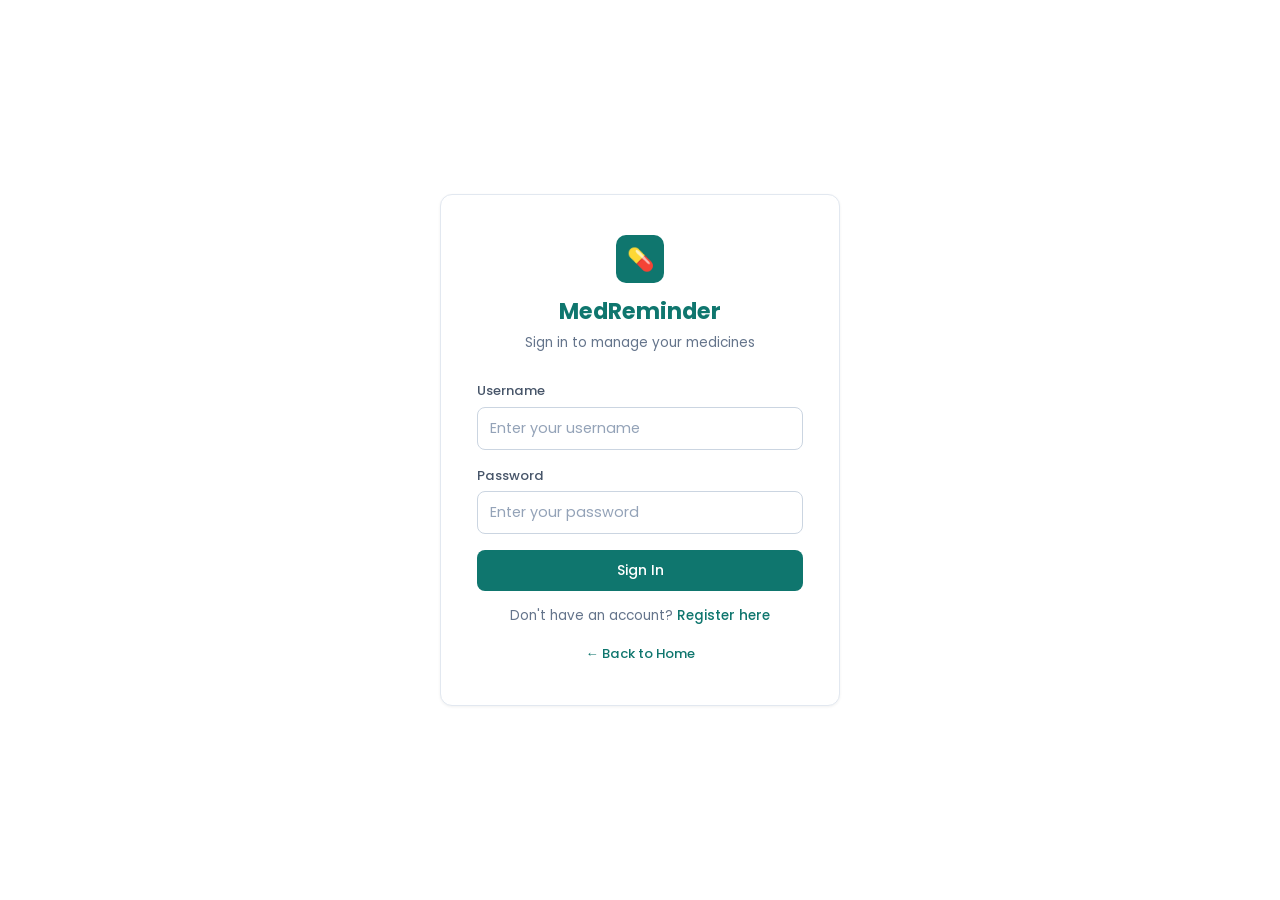
<file: Medicine Reminder System/src/main/webapp/login.html>
<!DOCTYPE html>
<html lang="en">
<head>
  <meta charset="UTF-8">
  <meta name="viewport" content="width=device-width, initial-scale=1.0">
  <meta name="description" content="Login to MedReminder">
  <title>Login - MedReminder</title>
  <link rel="stylesheet" href="css/style.css">
</head>
<body style="background: #ffffff;">
  <div class="login-container">
    <div class="login-card">
      <div class="logo">
        <div class="logo-icon">💊</div>
        <h1>MedReminder</h1>
        <p>Sign in to manage your medicines</p>
      </div>

      <form id="loginForm">
        <div class="form-group">
          <label for="username">Username</label>
          <input type="text" id="username" placeholder="Enter your username" required autocomplete="username">
        </div>
        <div class="form-group">
          <label for="password">Password</label>
          <input type="password" id="password" placeholder="Enter your password" required autocomplete="current-password">
        </div>
        <div id="errorMsg" class="error-msg">Invalid username or password</div>
        <button type="submit" class="btn btn-primary btn-full" id="loginBtn">Sign In</button>
      </form>


      <div style="text-align: center; margin-top: 15px;">
        <p style="font-size: 0.85rem; color: var(--gray-500);">Don't have an account? <a href="register.html" style="color: var(--primary); font-weight: 500;">Register here</a></p>
      </div>

      <div style="text-align: center; margin-top: 14px;">
        <a href="index.html" style="color: #0f766e; font-size: 0.82rem; font-weight: 500;">← Back to Home</a>
      </div>
    </div>
  </div>

  <script src="js/auth.js"></script>
  <script>
    redirectIfLoggedIn();

    document.getElementById('loginForm').addEventListener('submit', async function(e) {
      e.preventDefault();
      const username = document.getElementById('username').value.trim();
      const password = document.getElementById('password').value;
      const errorEl = document.getElementById('errorMsg');

      const result = await login(username, password);
      if (result.success) {
        window.location.href = 'dashboard.html';
      } else {
        errorEl.textContent = result.message;
        errorEl.classList.add('show');
      }
    });
  </script>
</body>
</html>
</file>
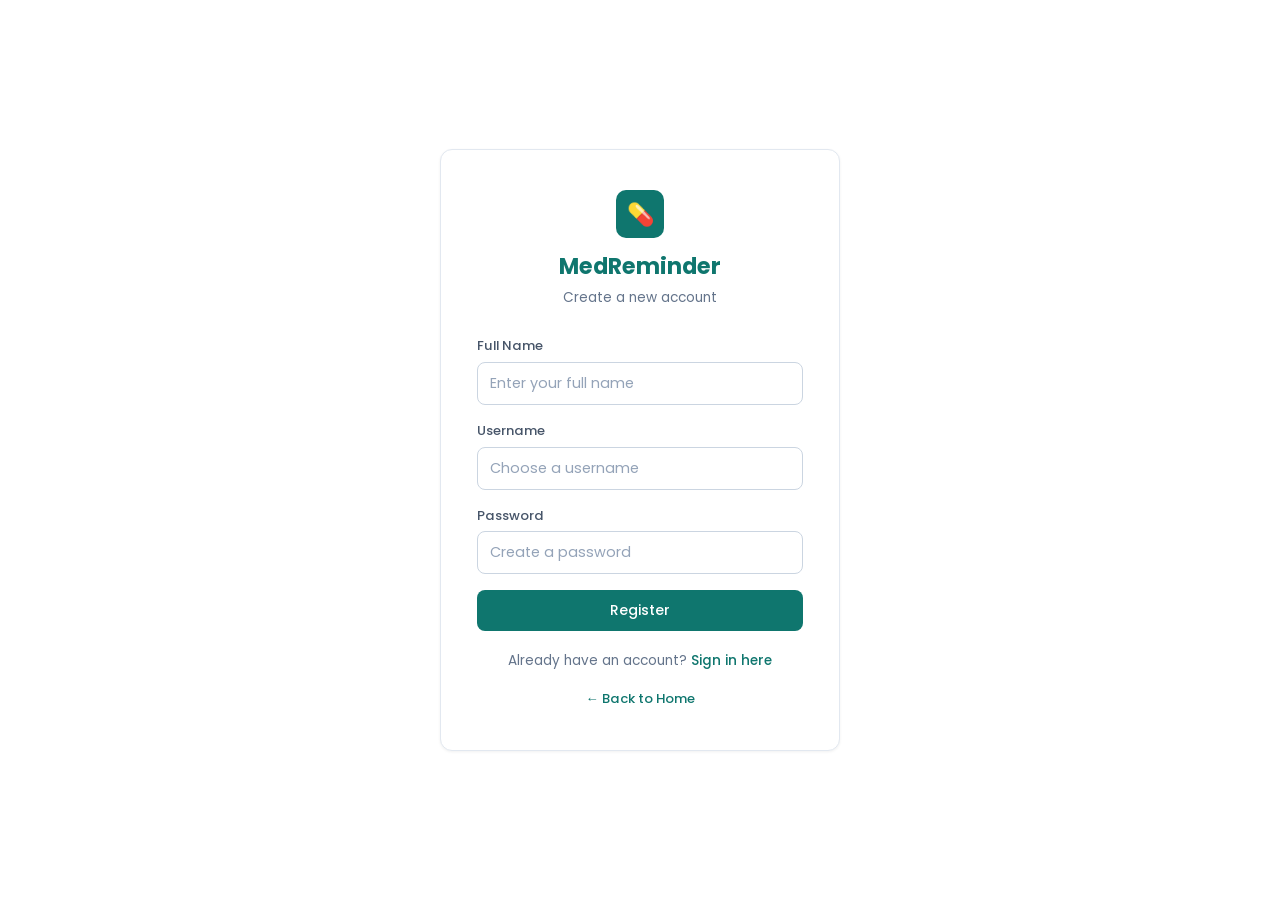
<file: Medicine Reminder System/src/main/webapp/register.html>
<!DOCTYPE html>
<html lang="en">
<head>
  <meta charset="UTF-8">
  <meta name="viewport" content="width=device-width, initial-scale=1.0">
  <meta name="description" content="Register to MedReminder">
  <title>Register - MedReminder</title>
  <link rel="stylesheet" href="css/style.css">
</head>
<body style="background: #ffffff;">
  <div class="login-container">
    <div class="login-card">
      <div class="logo">
        <div class="logo-icon">💊</div>
        <h1>MedReminder</h1>
        <p>Create a new account</p>
      </div>

      <form id="registerForm">
        <div class="form-group">
          <label for="name">Full Name</label>
          <input type="text" id="name" placeholder="Enter your full name" required autocomplete="name">
        </div>
        <div class="form-group">
          <label for="username">Username</label>
          <input type="text" id="username" placeholder="Choose a username" required autocomplete="username">
        </div>
        <div class="form-group">
          <label for="password">Password</label>
          <input type="password" id="password" placeholder="Create a password" required autocomplete="new-password">
        </div>
        <div id="errorMsg" class="error-msg">Registration failed</div>
        <button type="submit" class="btn btn-primary btn-full" id="registerBtn">Register</button>
      </form>

      <div style="text-align: center; margin-top: 20px;">
        <p style="font-size: 0.85rem; color: var(--gray-500);">Already have an account? <a href="login.html" style="color: var(--primary); font-weight: 500;">Sign in here</a></p>
      </div>
      
      <div style="text-align: center; margin-top: 14px;">
        <a href="index.html" style="color: #0f766e; font-size: 0.82rem; font-weight: 500;">← Back to Home</a>
      </div>
    </div>
  </div>

  <script src="js/auth.js"></script>
  <script>
    redirectIfLoggedIn();

    document.getElementById('registerForm').addEventListener('submit', async function(e) {
      e.preventDefault();
      const name = document.getElementById('name').value.trim();
      const username = document.getElementById('username').value.trim();
      const password = document.getElementById('password').value;
      const errorEl = document.getElementById('errorMsg');
      
      const btn = document.getElementById('registerBtn');
      btn.disabled = true;
      btn.textContent = 'Registering...';

      const result = await register(username, name, password);
      if (result.success) {
        window.location.href = 'login.html';
      } else {
        errorEl.textContent = result.message;
        errorEl.classList.add('show');
        btn.disabled = false;
        btn.textContent = 'Register';
      }
    });
  </script>
</body>
</html>
</file>
<file: Medicine Reminder System/src/main/webapp/css/style.css>
/* ===== Google Fonts ===== */
@import url('https://fonts.googleapis.com/css2?family=Poppins:wght@400;500;600;700&display=swap');

/* ===== CSS Variables ===== */
:root {
  --primary: #0f766e;
  --primary-light: #14b8a6;
  --primary-bg: #f0fdfa;
  --primary-border: #ccfbf1;
  --white: #ffffff;
  --gray-50: #f8fafc;
  --gray-100: #f1f5f9;
  --gray-200: #e2e8f0;
  --gray-300: #cbd5e1;
  --gray-400: #94a3b8;
  --gray-500: #64748b;
  --gray-600: #475569;
  --gray-700: #334155;
  --gray-800: #1e293b;
  --gray-900: #0f172a;
  --green-500: #22c55e;
  --green-50: #f0fdf4;
  --red-500: #ef4444;
  --red-50: #fef2f2;
  --orange-500: #f59e0b;
  --orange-50: #fffbeb;
  --sidebar-width: 240px;
}

/* ===== Reset ===== */
*, *::before, *::after {
  margin: 0;
  padding: 0;
  box-sizing: border-box;
}

body {
  font-family: 'Poppins', sans-serif;
  background: var(--gray-50);
  color: var(--gray-700);
  min-height: 100vh;
  line-height: 1.5;
}

a { text-decoration: none; color: inherit; }
ul, ol { list-style: none; }
button { cursor: pointer; border: none; outline: none; font-family: inherit; }
input, select, textarea { font-family: inherit; outline: none; border: none; }

/* ===== Login Page ===== */
.login-container {
  display: flex;
  justify-content: center;
  align-items: center;
  min-height: 100vh;
  padding: 20px;
  background: var(--white);
}

.login-card {
  background: var(--white);
  border: 1px solid var(--gray-200);
  border-radius: 12px;
  padding: 40px 36px;
  width: 100%;
  max-width: 400px;
  box-shadow: 0 1px 3px rgba(0,0,0,0.06);
}

.login-card .logo {
  text-align: center;
  margin-bottom: 28px;
}

.login-card .logo .logo-icon {
  width: 48px;
  height: 48px;
  background: var(--primary);
  border-radius: 10px;
  display: inline-flex;
  align-items: center;
  justify-content: center;
  font-size: 22px;
  margin-bottom: 12px;
  color: white;
}

.login-card .logo h1 {
  font-size: 1.4rem;
  font-weight: 700;
  color: var(--primary);
}

.login-card .logo p {
  color: var(--gray-500);
  font-size: 0.85rem;
  margin-top: 4px;
}

/* ===== Form ===== */
.form-group {
  margin-bottom: 16px;
}

.form-group label {
  display: block;
  margin-bottom: 6px;
  font-size: 0.82rem;
  font-weight: 500;
  color: var(--gray-600);
}

.form-group input,
.form-group select,
.form-group textarea {
  width: 100%;
  padding: 10px 12px;
  background: var(--white);
  border: 1px solid var(--gray-300);
  border-radius: 8px;
  color: var(--gray-800);
  font-size: 0.9rem;
  transition: border-color 0.2s;
}

.form-group input:focus,
.form-group select:focus,
.form-group textarea:focus {
  border-color: var(--primary);
  box-shadow: 0 0 0 3px rgba(15,118,110,0.08);
}

.form-group input::placeholder {
  color: var(--gray-400);
}

.form-group select option {
  background: var(--white);
}

/* ===== Buttons ===== */
.btn {
  display: inline-flex;
  align-items: center;
  justify-content: center;
  gap: 6px;
  padding: 10px 20px;
  border-radius: 8px;
  font-size: 0.875rem;
  font-weight: 500;
  transition: all 0.2s;
  border: none;
}

.btn-primary {
  background: var(--primary);
  color: white;
}
.btn-primary:hover {
  background: #0d6b63;
}

.btn-secondary {
  background: var(--white);
  color: var(--gray-700);
  border: 1px solid var(--gray-300);
}
.btn-secondary:hover {
  background: var(--gray-50);
}

.btn-success {
  background: var(--green-500);
  color: white;
}
.btn-success:hover { opacity: 0.9; }

.btn-danger {
  background: var(--red-500);
  color: white;
}
.btn-danger:hover { opacity: 0.9; }

.btn-warning {
  background: var(--orange-500);
  color: white;
}

.btn-full { width: 100%; }

.btn-sm {
  padding: 6px 12px;
  font-size: 0.78rem;
}

.error-msg {
  color: var(--red-500);
  font-size: 0.82rem;
  margin-top: 8px;
  display: none;
}
.error-msg.show { display: block; }

.demo-info {
  text-align: center;
  margin-top: 20px;
  padding: 12px;
  background: var(--primary-bg);
  border-radius: 8px;
  border: 1px solid var(--primary-border);
}
.demo-info p {
  font-size: 0.78rem;
  color: var(--gray-600);
}
.demo-info strong {
  color: var(--primary);
}

/* ===== Sidebar ===== */
.sidebar {
  position: fixed;
  top: 0;
  left: 0;
  width: var(--sidebar-width);
  height: 100vh;
  background: var(--white);
  border-right: 1px solid var(--gray-200);
  z-index: 100;
  display: flex;
  flex-direction: column;
}

.sidebar-header {
  padding: 20px 16px;
  border-bottom: 1px solid var(--gray-200);
  display: flex;
  align-items: center;
  gap: 10px;
}

.sidebar-header .s-logo {
  width: 32px;
  height: 32px;
  background: var(--primary);
  border-radius: 8px;
  display: flex;
  align-items: center;
  justify-content: center;
  font-size: 14px;
  color: white;
}

.sidebar-header h2 {
  font-size: 0.95rem;
  font-weight: 700;
  color: var(--primary);
}

.sidebar-nav {
  flex: 1;
  padding: 12px 8px;
}

.sidebar-nav .nav-label {
  font-size: 0.65rem;
  text-transform: uppercase;
  letter-spacing: 1px;
  color: var(--gray-400);
  padding: 10px 12px 6px;
  font-weight: 600;
}

.sidebar-nav a {
  display: flex;
  align-items: center;
  gap: 10px;
  padding: 10px 14px;
  border-radius: 8px;
  color: var(--gray-600);
  font-size: 0.85rem;
  font-weight: 500;
  transition: all 0.15s;
  margin-bottom: 2px;
}

.sidebar-nav a:hover {
  background: var(--gray-50);
  color: var(--gray-800);
}

.sidebar-nav a.active {
  background: var(--primary-bg);
  color: var(--primary);
  font-weight: 600;
}

.sidebar-nav a .nav-icon {
  font-size: 1rem;
  width: 20px;
  text-align: center;
}

.sidebar-footer {
  padding: 12px 8px;
  border-top: 1px solid var(--gray-200);
}

.sidebar-footer .user-card {
  display: flex;
  align-items: center;
  gap: 10px;
  padding: 10px;
  border-radius: 8px;
}

.sidebar-footer .user-avatar {
  width: 32px;
  height: 32px;
  background: var(--primary);
  border-radius: 50%;
  display: flex;
  align-items: center;
  justify-content: center;
  font-weight: 600;
  font-size: 0.8rem;
  color: white;
}

.sidebar-footer .user-info { flex: 1; }
.sidebar-footer .user-info .name { font-size: 0.82rem; font-weight: 600; color: var(--gray-800); }
.sidebar-footer .user-info .role { font-size: 0.68rem; color: var(--gray-400); }

.sidebar-footer .logout-btn {
  background: none;
  border: none;
  color: var(--gray-400);
  cursor: pointer;
  font-size: 1rem;
  padding: 4px;
  transition: all 0.15s;
}
.sidebar-footer .logout-btn:hover { color: var(--red-500); }

/* ===== Main Content ===== */
.main-content {
  margin-left: var(--sidebar-width);
  padding: 28px;
  min-height: 100vh;
  background: var(--gray-50);
}

.page-header {
  margin-bottom: 24px;
}
.page-header h1 {
  font-size: 1.4rem;
  font-weight: 700;
  color: var(--gray-900);
}
.page-header p {
  color: var(--gray-500);
  font-size: 0.85rem;
  margin-top: 2px;
}

/* ===== Stats Cards ===== */
.stats-grid {
  display: grid;
  grid-template-columns: repeat(auto-fit, minmax(200px, 1fr));
  gap: 16px;
  margin-bottom: 24px;
}

.stat-card {
  background: var(--white);
  border: 1px solid var(--gray-200);
  border-radius: 10px;
  padding: 18px;
  display: flex;
  align-items: center;
  gap: 14px;
}

.stat-card .stat-icon {
  width: 42px;
  height: 42px;
  border-radius: 8px;
  display: flex;
  align-items: center;
  justify-content: center;
  font-size: 1.2rem;
}

.stat-card .stat-icon.purple { background: var(--primary-bg); }
.stat-card .stat-icon.green { background: var(--green-50); }
.stat-card .stat-icon.orange { background: var(--orange-50); }
.stat-card .stat-icon.red { background: var(--red-50); }

.stat-card .stat-info h3 {
  font-size: 1.4rem;
  font-weight: 700;
  color: var(--gray-900);
}
.stat-card .stat-info p {
  font-size: 0.75rem;
  color: var(--gray-500);
}

/* ===== Card ===== */
.card {
  background: var(--white);
  border: 1px solid var(--gray-200);
  border-radius: 10px;
  padding: 20px;
  margin-bottom: 20px;
}

.card-header {
  display: flex;
  align-items: center;
  justify-content: space-between;
  margin-bottom: 16px;
}

.card-header h2 {
  font-size: 1rem;
  font-weight: 600;
  color: var(--gray-800);
}

/* ===== Reminder List ===== */
.reminder-list {
  display: flex;
  flex-direction: column;
  gap: 8px;
}

.reminder-item {
  display: flex;
  align-items: center;
  gap: 14px;
  padding: 12px;
  background: var(--gray-50);
  border-radius: 8px;
  border: 1px solid var(--gray-100);
}

.reminder-item:hover {
  border-color: var(--primary-border);
}

.reminder-item .time-badge {
  padding: 6px 10px;
  background: var(--primary-bg);
  border-radius: 6px;
  font-weight: 600;
  font-size: 0.82rem;
  color: var(--primary);
  white-space: nowrap;
}

.reminder-item .med-info { flex: 1; }
.reminder-item .med-info .med-name {
  font-weight: 600;
  font-size: 0.88rem;
  color: var(--gray-800);
}
.reminder-item .med-info .med-dosage {
  font-size: 0.75rem;
  color: var(--gray-500);
}

.reminder-item .status-badge {
  padding: 3px 10px;
  border-radius: 20px;
  font-size: 0.7rem;
  font-weight: 600;
  text-transform: uppercase;
}

.status-badge.pending { background: var(--orange-50); color: var(--orange-500); }
.status-badge.taken { background: var(--green-50); color: var(--green-500); }
.status-badge.missed { background: var(--red-50); color: var(--red-500); }

.reminder-item .take-btn {
  padding: 6px 14px;
  background: var(--primary);
  border: none;
  border-radius: 6px;
  color: white;
  font-size: 0.78rem;
  font-weight: 500;
  cursor: pointer;
}
.reminder-item .take-btn:hover { background: #0d6b63; }
.reminder-item .take-btn:disabled { opacity: 0.4; cursor: not-allowed; }

/* ===== Table ===== */
.table-container { overflow-x: auto; }

.data-table {
  width: 100%;
  border-collapse: collapse;
}

.data-table thead th {
  text-align: left;
  padding: 10px 12px;
  font-size: 0.75rem;
  text-transform: uppercase;
  letter-spacing: 0.5px;
  color: var(--gray-400);
  border-bottom: 1px solid var(--gray-200);
  font-weight: 600;
  white-space: nowrap;
}

.data-table tbody td {
  padding: 10px 12px;
  font-size: 0.85rem;
  border-bottom: 1px solid var(--gray-100);
  color: var(--gray-600);
}

.data-table tbody tr:hover { background: var(--gray-50); }

.data-table .actions {
  display: flex;
  gap: 6px;
}

.data-table .actions button {
  padding: 5px 10px;
  border-radius: 6px;
  font-size: 0.72rem;
  font-weight: 500;
  border: none;
  cursor: pointer;
}

.data-table .actions .edit-btn {
  background: var(--primary-bg);
  color: var(--primary);
}
.data-table .actions .edit-btn:hover { background: var(--primary-border); }

.data-table .actions .delete-btn {
  background: var(--red-50);
  color: var(--red-500);
}
.data-table .actions .delete-btn:hover { background: #fee2e2; }

/* ===== Form Layout ===== */
.form-grid {
  display: grid;
  grid-template-columns: 1fr 1fr;
  gap: 16px;
}
.form-grid .full-width { grid-column: 1 / -1; }
.form-actions {
  display: flex;
  gap: 10px;
  margin-top: 8px;
}

/* ===== Toast ===== */
.toast-container {
  position: fixed;
  top: 20px;
  right: 20px;
  z-index: 9999;
  display: flex;
  flex-direction: column;
  gap: 8px;
}

.toast {
  display: flex;
  align-items: center;
  gap: 10px;
  padding: 12px 16px;
  background: var(--white);
  border: 1px solid var(--gray-200);
  border-radius: 8px;
  box-shadow: 0 4px 12px rgba(0,0,0,0.08);
  min-width: 280px;
  max-width: 380px;
  animation: slideIn 0.3s ease;
}

.toast.success { border-left: 3px solid var(--green-500); }
.toast.error { border-left: 3px solid var(--red-500); }
.toast.warning { border-left: 3px solid var(--orange-500); }
.toast.info { border-left: 3px solid var(--primary); }

@keyframes slideIn {
  from { opacity: 0; transform: translateX(40px); }
  to { opacity: 1; transform: translateX(0); }
}

.toast .toast-icon { font-size: 1.1rem; }
.toast .toast-content { flex: 1; }
.toast .toast-title { font-weight: 600; font-size: 0.82rem; color: var(--gray-800); }
.toast .toast-msg { font-size: 0.75rem; color: var(--gray-500); }
.toast .toast-close {
  background: none;
  border: none;
  color: var(--gray-400);
  cursor: pointer;
  font-size: 0.9rem;
}

/* ===== Modal ===== */
.modal-overlay {
  position: fixed;
  top: 0; left: 0;
  width: 100%; height: 100%;
  background: rgba(0,0,0,0.3);
  z-index: 10000;
  display: flex;
  justify-content: center;
  align-items: center;
}

.modal {
  background: var(--white);
  border: 1px solid var(--gray-200);
  border-radius: 12px;
  padding: 28px;
  width: 90%;
  max-width: 420px;
  box-shadow: 0 8px 30px rgba(0,0,0,0.12);
  text-align: center;
}

.modal .modal-icon {
  width: 56px;
  height: 56px;
  background: var(--primary-bg);
  border-radius: 50%;
  display: inline-flex;
  align-items: center;
  justify-content: center;
  font-size: 1.5rem;
  margin-bottom: 16px;
}

.modal h2 {
  font-size: 1.1rem;
  color: var(--gray-900);
  margin-bottom: 6px;
}
.modal p {
  color: var(--gray-500);
  font-size: 0.85rem;
  margin-bottom: 16px;
}

.modal .med-details {
  background: var(--gray-50);
  border-radius: 8px;
  padding: 14px;
  margin-bottom: 20px;
  text-align: left;
}

.modal .med-details .detail-row {
  display: flex;
  justify-content: space-between;
  padding: 4px 0;
  font-size: 0.82rem;
}
.modal .med-details .detail-row span:first-child { color: var(--gray-500); }

.modal .modal-actions {
  display: flex;
  gap: 10px;
  justify-content: center;
}

/* ===== Search ===== */
.search-bar {
  position: relative;
  margin-bottom: 16px;
}

.search-bar input {
  width: 100%;
  padding: 10px 12px 10px 36px;
  background: var(--white);
  border: 1px solid var(--gray-300);
  border-radius: 8px;
  color: var(--gray-800);
  font-size: 0.85rem;
}
.search-bar input:focus { border-color: var(--primary); }

.search-bar .search-icon {
  position: absolute;
  left: 12px;
  top: 50%;
  transform: translateY(-50%);
  color: var(--gray-400);
  font-size: 0.85rem;
}

/* ===== Empty State ===== */
.empty-state {
  text-align: center;
  padding: 40px 20px;
  color: var(--gray-400);
}
.empty-state .empty-icon { font-size: 2.5rem; margin-bottom: 12px; opacity: 0.5; }
.empty-state h3 { font-size: 1rem; color: var(--gray-600); margin-bottom: 6px; }
.empty-state p { font-size: 0.82rem; }

/* ===== Edit Modal ===== */
.edit-modal-overlay {
  position: fixed;
  top: 0; left: 0;
  width: 100%; height: 100%;
  background: rgba(0,0,0,0.3);
  z-index: 10000;
  display: flex;
  justify-content: center;
  align-items: center;
}

.edit-modal {
  background: var(--white);
  border: 1px solid var(--gray-200);
  border-radius: 12px;
  padding: 28px;
  width: 90%;
  max-width: 520px;
  max-height: 90vh;
  overflow-y: auto;
  box-shadow: 0 8px 30px rgba(0,0,0,0.12);
}

.edit-modal h2 {
  font-size: 1.1rem;
  margin-bottom: 20px;
  color: var(--gray-800);
}

/* ===== Hamburger ===== */
.hamburger {
  display: none;
  position: fixed;
  top: 12px; left: 12px;
  z-index: 200;
  background: var(--white);
  border: 1px solid var(--gray-200);
  border-radius: 8px;
  padding: 8px;
  cursor: pointer;
  color: var(--gray-700);
  font-size: 1.2rem;
}

/* ===== Quick Actions ===== */
.quick-actions {
  display: grid;
  grid-template-columns: repeat(auto-fit, minmax(180px, 1fr));
  gap: 12px;
  margin-bottom: 24px;
}

.quick-action-card {
  display: flex;
  align-items: center;
  gap: 12px;
  padding: 14px 16px;
  background: var(--white);
  border: 1px solid var(--gray-200);
  border-radius: 8px;
  cursor: pointer;
  transition: all 0.15s;
}
.quick-action-card:hover {
  border-color: var(--primary-light);
  background: var(--primary-bg);
}

.quick-action-card .qa-icon {
  width: 36px; height: 36px;
  border-radius: 8px;
  display: flex;
  align-items: center;
  justify-content: center;
  font-size: 1rem;
}
.quick-action-card .qa-text h4 { font-size: 0.82rem; font-weight: 600; color: var(--gray-800); }
.quick-action-card .qa-text p { font-size: 0.7rem; color: var(--gray-400); }

/* ===== Alert Bar ===== */
.alert-bar {
  display: flex;
  align-items: center;
  gap: 10px;
  padding: 10px 16px;
  background: var(--red-50);
  border: 1px solid #fecaca;
  border-radius: 8px;
  margin-bottom: 20px;
}
.alert-bar .alert-icon { font-size: 1rem; }
.alert-bar .alert-text { flex: 1; font-size: 0.82rem; color: var(--red-500); }
.alert-bar .alert-text strong { font-weight: 600; }

/* ===== Filter Row ===== */
.filter-row {
  display: flex;
  gap: 10px;
  flex-wrap: wrap;
  margin-bottom: 16px;
}

.filter-row input,
.filter-row select {
  padding: 8px 12px;
  background: var(--white);
  border: 1px solid var(--gray-300);
  border-radius: 8px;
  color: var(--gray-800);
  font-size: 0.82rem;
  font-family: inherit;
}
.filter-row input:focus,
.filter-row select:focus { border-color: var(--primary); }

/* ===== Responsive ===== */
@media (max-width: 768px) {
  .hamburger { display: block; }
  .sidebar { transform: translateX(-100%); transition: transform 0.2s; }
  .sidebar.open { transform: translateX(0); }
  .main-content { margin-left: 0; padding: 60px 16px 24px; }
  .stats-grid { grid-template-columns: 1fr 1fr; }
  .form-grid { grid-template-columns: 1fr; }
  .login-card { padding: 28px 20px; }
  .reminder-item { flex-wrap: wrap; }
  .toast { min-width: auto; max-width: 90vw; }
}

@media (max-width: 480px) {
  .stats-grid { grid-template-columns: 1fr; }
  .page-header h1 { font-size: 1.2rem; }
}
</file>
